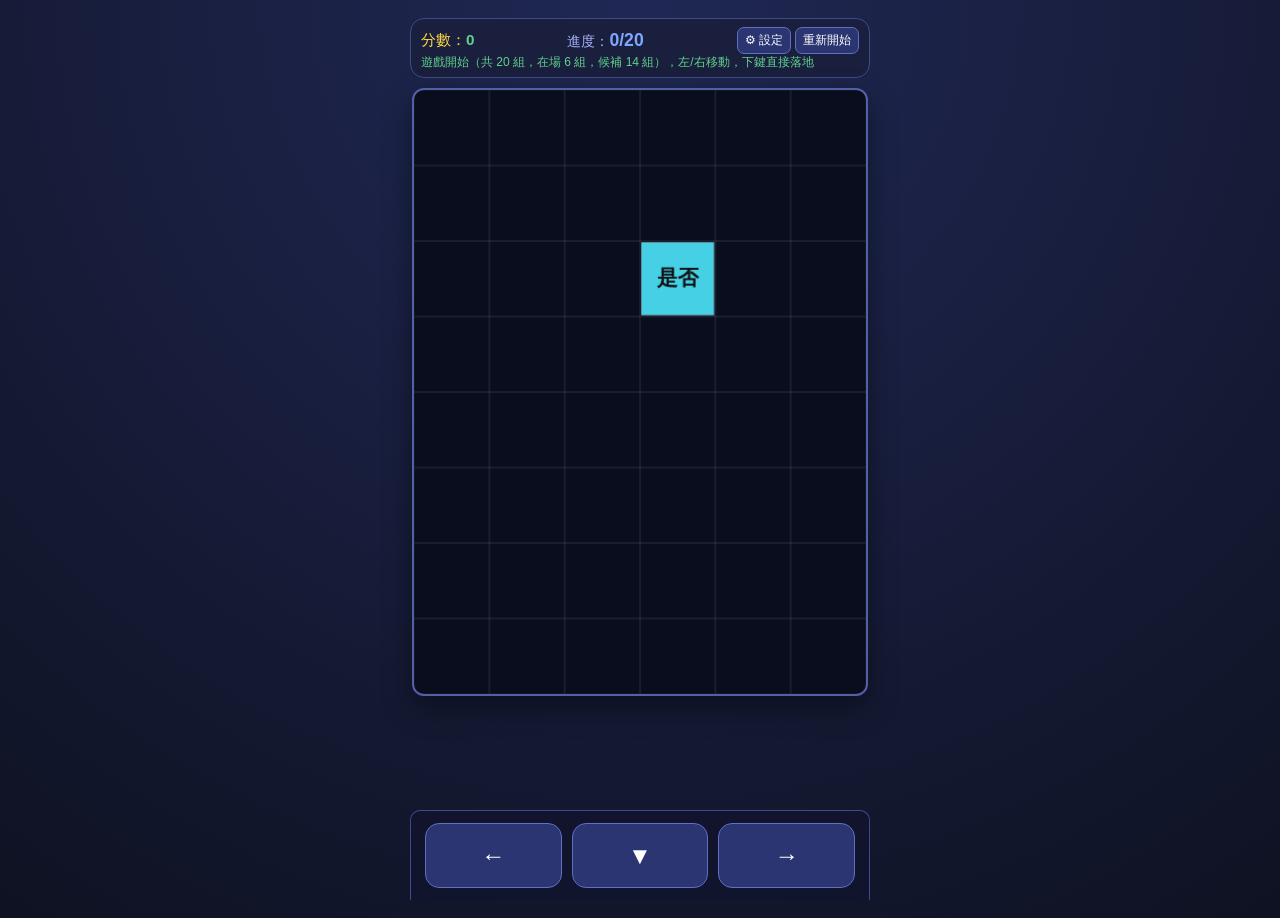
<file: index.html>
<!doctype html>
<html lang="zh-Hant">
  <head>
    <meta charset="UTF-8" />
    <meta
      name="viewport"
      content="width=device-width, initial-scale=1.0, maximum-scale=1.0, user-scalable=no, viewport-fit=cover"
    />
    <meta name="apple-mobile-web-app-capable" content="yes" />
    <meta name="apple-mobile-web-app-status-bar-style" content="black-translucent" />
    <meta name="apple-mobile-web-app-title" content="德文方塊" />
    <meta name="theme-color" content="#0f1222" />
    <title>德文單字俄羅斯方塊</title>
    <link rel="stylesheet" href="./styles.css" />
  </head>
  <body>
    <main class="app">
      <header class="top-info">
        <div class="meta">
          <span class="score-chip">分數：<b id="score">0</b></span>
          <span class="progress-chip">進度：<b id="progress">0/0</b></span>
          <div class="meta-actions">
            <button id="autoBtn" type="button" onclick="toggleAutoMode()">自動</button>
            <a class="btn-link" href="./settings.html">⚙ 設定</a>
            <button id="restartBtn" type="button">重新開始</button>
          </div>
        </div>
        <p id="message" class="message"></p>
        <pre id="debugBox" class="debug-box"></pre>
      </header>

      <section class="board-wrap">
        <canvas id="board"></canvas>
      </section>
    </main>

    <nav class="mobile-controls" aria-label="遊戲控制">
      <button id="leftBtn" type="button" aria-label="向左">←</button>
      <button id="downBtn" type="button" aria-label="直接落地">▼</button>
      <button id="rightBtn" type="button" aria-label="向右">→</button>
    </nav>

    <script src="./data/words.js"></script>
    <script src="./shared.js"></script>
    <script src="./script.js"></script>
  </body>
</html>
</file>
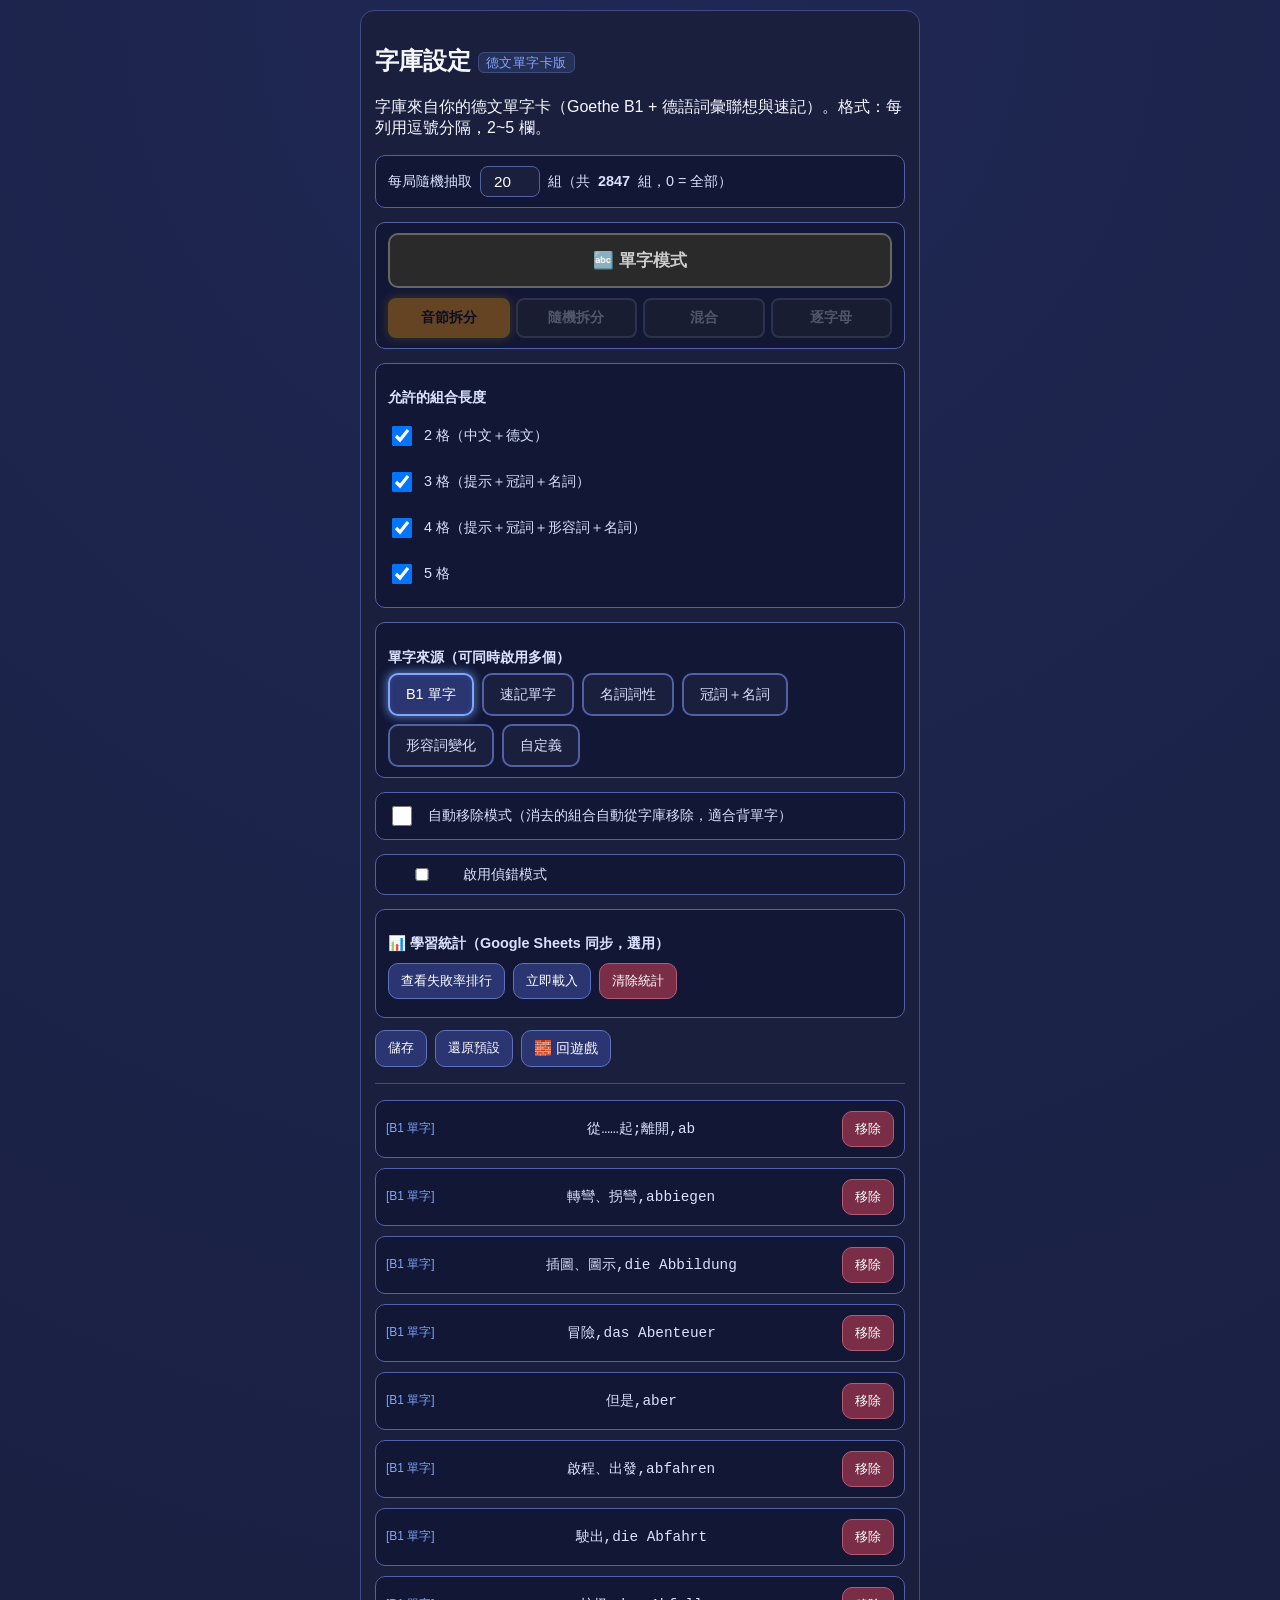
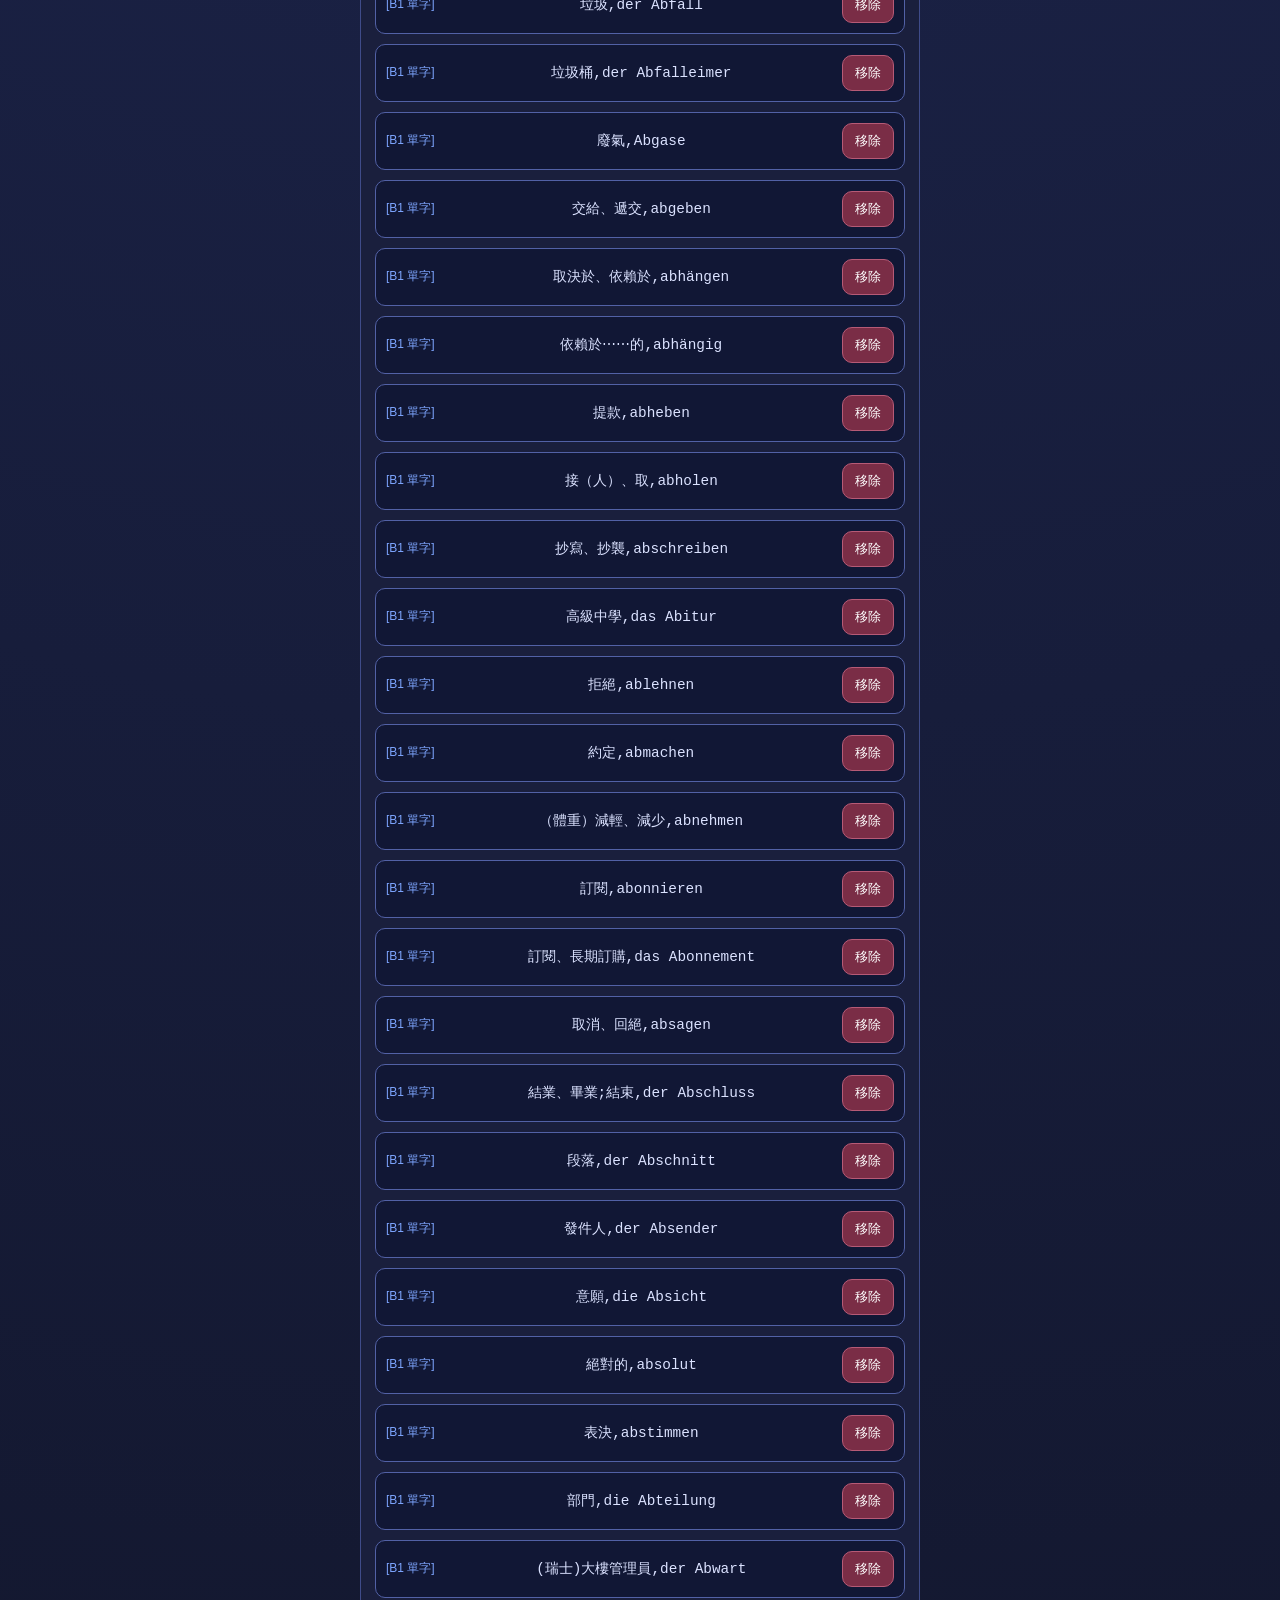
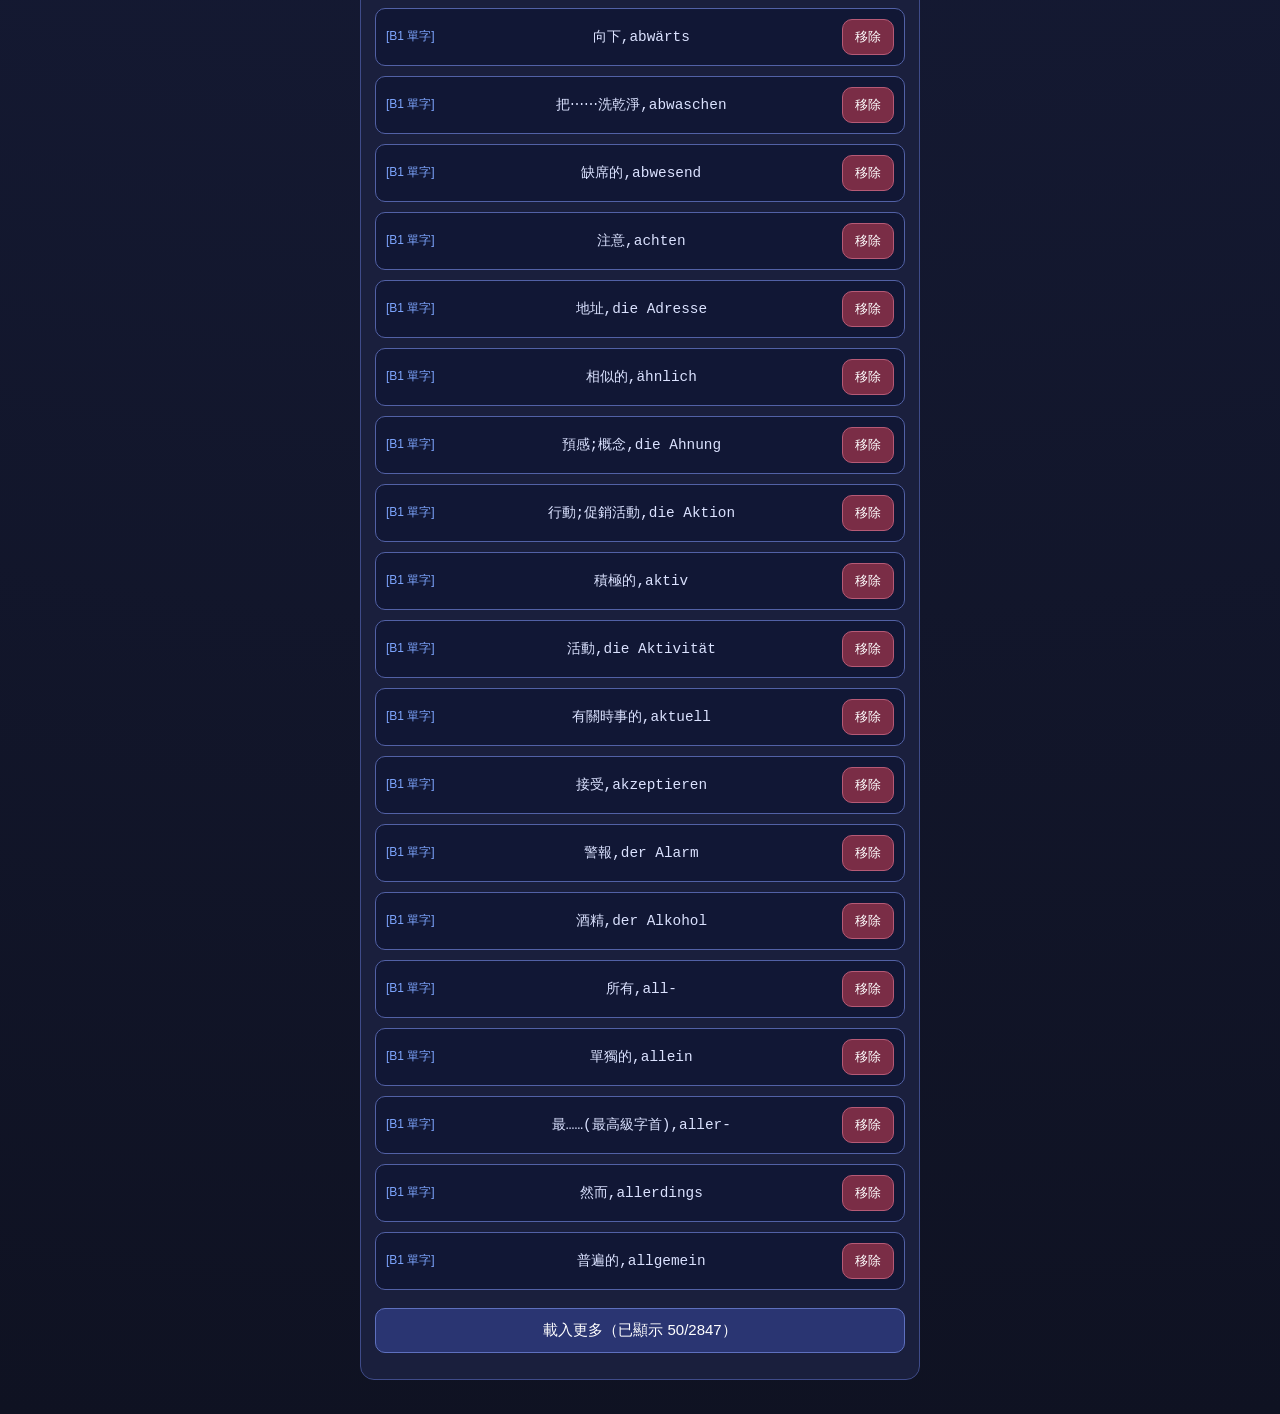
<file: settings.html>
<!doctype html>
<html lang="zh-Hant">
  <head>
    <meta charset="UTF-8" />
    <meta
      name="viewport"
      content="width=device-width, initial-scale=1.0, maximum-scale=1.0, user-scalable=no, viewport-fit=cover"
    />
    <meta name="apple-mobile-web-app-capable" content="yes" />
    <meta name="apple-mobile-web-app-status-bar-style" content="black-translucent" />
    <meta name="theme-color" content="#0f1222" />
    <title>德文方塊：字庫設定</title>
    <link rel="stylesheet" href="./styles.css" />
    <script src="https://accounts.google.com/gsi/client" async defer></script>
  </head>
  <body>
    <main class="settings-page">
      <section class="card">
        <h1>字庫設定 <span class="version-tag">德文單字卡版</span></h1>
        <p>字庫來自你的德文單字卡（Goethe B1 + 德語詞彙聯想與速記）。格式：每列用逗號分隔，2~5 欄。</p>
        <p id="message" class="message"></p>

        <div class="pick-section">
          <label class="pick-label">
            每局隨機抽取
            <input id="pickCount" type="number" min="0" step="1" value="0" />
            組（共 <b id="totalCount">0</b> 組，0 = 全部）
          </label>
        </div>

        <div class="pick-section" style="text-align:center;">
          <button type="button" id="singleWordModeBtn"
            style="width:100%;padding:14px 0;font-size:1.05rem;font-weight:700;
                   border:2px solid #666;border-radius:10px;
                   background:#2a2a2a;color:#ccc;cursor:pointer;
                   transition:background 0.15s,box-shadow 0.2s,color 0.15s,border-color 0.15s,transform 0.1s;">
            🔤 單字模式（拼出德文單字）
          </button>
          <p id="singleWordModeHint" style="margin:6px 0 0;font-size:0.78rem;color:#999;display:none;">
            一次只發一組單字：中文提示塊放最左，德文拆塊依序排右邊，拼對消去後才發下一組。
          </p>
          <div id="letterSubgroupBar" style="display:none;flex-wrap:wrap;gap:5px;margin-top:10px;justify-content:center;"></div>
          <div id="splitModeBar" style="display:flex;gap:6px;margin-top:10px;justify-content:center;">
            <button type="button" class="split-mode-btn" data-split="syllable"
              style="flex:1;padding:9px 0;font-size:0.85rem;font-weight:600;
                     border:2px solid #666;border-radius:8px;
                     background:#2a2a2a;color:#ccc;cursor:pointer;
                     transition:background 0.15s,box-shadow 0.2s,color 0.15s,border-color 0.15s;">
              音節拆分
            </button>
            <button type="button" class="split-mode-btn" data-split="random"
              style="flex:1;padding:9px 0;font-size:0.85rem;font-weight:600;
                     border:2px solid #666;border-radius:8px;
                     background:#2a2a2a;color:#ccc;cursor:pointer;
                     transition:background 0.15s,box-shadow 0.2s,color 0.15s,border-color 0.15s;">
              隨機拆分
            </button>
            <button type="button" class="split-mode-btn" data-split="mixed"
              style="flex:1;padding:9px 0;font-size:0.85rem;font-weight:600;
                     border:2px solid #666;border-radius:8px;
                     background:#2a2a2a;color:#ccc;cursor:pointer;
                     transition:background 0.15s,box-shadow 0.2s,color 0.15s,border-color 0.15s;">
              混合
            </button>
            <button type="button" class="split-mode-btn" data-split="letter"
              style="flex:1;padding:9px 0;font-size:0.85rem;font-weight:600;
                     border:2px solid #666;border-radius:8px;
                     background:#2a2a2a;color:#ccc;cursor:pointer;
                     transition:background 0.15s,box-shadow 0.2s,color 0.15s,border-color 0.15s;">
              逐字母
            </button>
          </div>
        </div>

        <div id="lenSection" class="pick-section">
          <p class="pick-label" style="margin-bottom:6px;font-weight:bold;">允許的組合長度</p>
          <label class="pick-label" style="display:block;padding:10px 0;"><input id="len2Toggle" type="checkbox" checked style="width:20px;height:20px;vertical-align:middle;margin-right:8px;" /> 2 格（中文＋德文）</label>
          <label class="pick-label" style="display:block;padding:10px 0;"><input id="len3Toggle" type="checkbox" checked style="width:20px;height:20px;vertical-align:middle;margin-right:8px;" /> 3 格（提示＋冠詞＋名詞）</label>
          <label class="pick-label" style="display:block;padding:10px 0;"><input id="len4Toggle" type="checkbox" checked style="width:20px;height:20px;vertical-align:middle;margin-right:8px;" /> 4 格（提示＋冠詞＋形容詞＋名詞）</label>
          <label class="pick-label" style="display:block;padding:10px 0;"><input id="len5Toggle" type="checkbox" checked style="width:20px;height:20px;vertical-align:middle;margin-right:8px;" /> 5 格</label>
        </div>

        <div id="sourceSection" class="pick-section">
          <p class="pick-label" style="margin-bottom:6px;font-weight:bold;">單字來源（可同時啟用多個）</p>
          <div id="groupBtnBar" style="display:flex;flex-wrap:wrap;gap:8px;margin-top:4px;">
            <button type="button" class="group-btn" data-group="0">B1 單字</button>
            <button type="button" class="group-btn" data-group="1">速記單字</button>
            <button type="button" class="group-btn" data-group="2">名詞詞性</button>
            <button type="button" class="group-btn" data-group="3">冠詞＋名詞</button>
            <button type="button" class="group-btn" data-group="4">形容詞變化</button>
            <button type="button" class="group-btn" id="customSourceBtn">自定義</button>
          </div>
          <div id="groupCatBars"></div>
        </div>

        <div class="pick-section">
          <label class="pick-label">
            <input id="autoRemoveToggle" type="checkbox" style="width:20px;height:20px;vertical-align:middle;margin-right:8px;" />
            自動移除模式（消去的組合自動從字庫移除，適合背單字）
          </label>
        </div>

        <div class="pick-section" style="display:none;">
          <label class="pick-label">
            <input id="battleModeToggle" type="checkbox" />
            ⚔️ 勇者戰鬥模式
          </label>
        </div>

        <div class="pick-section">
          <label class="pick-label">
            <input id="debugToggle" type="checkbox" />
            啟用偵錯模式
          </label>
          <div id="debugPoolStatus" style="display:none;margin-top:8px;padding:8px 12px;background:#1a1a2e;border:1px solid #444;border-radius:6px;font-size:0.8rem;color:#aaa;font-family:monospace;"></div>
        </div>

        <div class="pick-section">
          <p class="pick-label" style="margin-bottom:6px;font-weight:bold;">📊 學習統計（Google Sheets 同步，選用）</p>
          <div id="googleAuthArea" style="margin-bottom:10px;">
            <div id="googleSignInBtn"></div>
            <div id="googleUserInfo" style="display:none;align-items:center;gap:10px;padding:8px 12px;background:#e8f5e9;border-radius:8px;">
              <img id="googleUserAvatar" alt="" style="width:28px;height:28px;border-radius:50%;" />
              <span id="googleUserName" style="font-size:14px;font-weight:500;color:#222;"></span>
              <button id="googleSignOutBtn" type="button" style="margin-left:auto;font-size:12px;padding:4px 10px;">登出</button>
            </div>
          </div>
          <div style="display:flex;gap:8px;flex-wrap:wrap;margin-bottom:8px;">
            <button id="viewStatsBtn" type="button">查看失敗率排行</button>
            <button id="loadFailedBtn" type="button">立即載入</button>
            <button id="clearStatsBtn" type="button" class="danger">清除統計</button>
          </div>
          <div id="statsDisplay" style="display:none;margin-top:8px;max-height:300px;overflow-y:auto;font-size:13px;background:#f9f9f9;border-radius:8px;padding:10px;color:#222;"></div>
          <div id="failedWordsArea" style="display:none;margin-top:12px;"></div>
        </div>

        <div class="actions">
          <button id="saveBtn" type="button">儲存</button>
          <button id="resetBtn" type="button">還原預設</button>
          <a class="btn-link" href="./index.html">🧱 回遊戲</a>
        </div>

        <hr style="margin:16px 0;border:none;border-top:1px solid #3f4b89;" />

        <div id="customInputArea" class="input-group" style="display:none;">
          <input
            id="newRowInput"
            type="text"
            placeholder="輸入新列，例如：蘋果,der Apfel"
          />
          <button id="addBtn" type="button">新增</button>
        </div>

        <div id="rowList" class="row-list"></div>
      </section>
    </main>

    <script src="./data/words.js"></script>
    <script src="./shared.js"></script>
    <script src="./settings.js"></script>
  </body>
</html>
</file>
<file: styles.css>
:root {
  --bg: #0f1222;
  --card: #1a1f3d;
  --text: #f5f7ff;
  --ok: #5fd18d;
  --warn: #f7b955;
  --panel-border: #3f4b89;
  --control-h: 90px;
}

* {
  box-sizing: border-box;
  -webkit-tap-highlight-color: transparent;
}

html {
  touch-action: pan-y;
  -ms-touch-action: pan-y;
}

body {
  touch-action: pan-y;
  -ms-touch-action: pan-y;
  overscroll-behavior: none;
  -webkit-text-size-adjust: 100%;
}

body {
  margin: 0;
  min-height: 100vh;
  font-family:
    "Noto Sans TC",
    -apple-system,
    BlinkMacSystemFont,
    "Segoe UI",
    sans-serif;
  background: radial-gradient(circle at top, #1f2854, var(--bg));
  color: var(--text);
}

.app {
  width: min(96vw, 460px);
  margin: calc(8px + env(safe-area-inset-top, 0px)) auto 0;
  padding-bottom: calc(var(--control-h) + env(safe-area-inset-bottom, 0px) + 12px);
}

.top-info {
  background: var(--card);
  border: 1px solid var(--panel-border);
  border-radius: 14px;
  padding: 8px 10px;
  margin-bottom: 10px;
}

.meta {
  display: flex;
  justify-content: space-between;
  align-items: center;
  gap: 8px;
}

.meta-actions {
  display: flex;
  gap: 4px;
}

.meta-actions button,
.meta-actions .btn-link {
  padding: 4px 7px;
  font-size: 0.75rem;
  border-radius: 7px;
}

#autoBtn {
  display: none;
  min-width: 40px;
  touch-action: manipulation;
}

#autoBtn.active {
  background: #b65a20;
  border-color: #e47c3a;
}


.score-chip {
  font-size: 0.95rem;
  color: #ffda44;
}

.score-chip b {
  color: #5fd18d;
}

.progress-chip {
  font-size: 0.85rem;
  color: #a5b4fc;
}

.progress-chip b {
  color: #7ea6ff;
  font-size: 1.1rem;
}

button {
  border: 1px solid #5e70bf;
  background: #2a3572;
  color: #fff;
  padding: 8px 12px;
  border-radius: 10px;
  cursor: pointer;
  touch-action: none;
  -webkit-user-select: none;
  user-select: none;
}

.btn-link {
  display: inline-flex;
  align-items: center;
  border: 1px solid #5e70bf;
  background: #2a3572;
  color: #fff;
  padding: 8px 12px;
  border-radius: 10px;
  text-decoration: none;
  font-size: 0.9rem;
  touch-action: none;
  -webkit-user-select: none;
  user-select: none;
}

.message {
  margin: 1px 0 0;
  min-height: 1em;
  font-size: 0.75rem;
  color: var(--warn);
  line-height: 1.2;
}

.message:empty {
  display: none;
}

.message.ok {
  color: var(--ok);
}

.debug-box {
  display: none;
  margin: 4px 0 0;
  padding: 6px 8px;
  border: 1px solid rgba(126, 166, 255, 0.25);
  border-radius: 8px;
  background: rgba(15, 18, 34, 0.7);
  color: #d6e2ff;
  font-family: "SF Mono", "Menlo", "Monaco", "Consolas", monospace;
  font-size: 0.58rem;
  line-height: 1.2;
  white-space: pre;
  max-height: 240px;
  overflow: auto;
}

.debug-box.show {
  display: block;
}

.board-wrap {
  display: flex;
  justify-content: center;
}

#board {
  width: 100%;
  max-width: 100%;
  border: 2px solid #5261a6;
  border-radius: 12px;
  background: #0a0d1d;
  box-shadow: 0 12px 30px rgb(0 0 0 / 40%);
  touch-action: none;
  -webkit-user-select: none;
  user-select: none;
}

.mobile-controls {
  touch-action: none;
  -webkit-user-select: none;
  user-select: none;
}

.mobile-controls {
  position: fixed;
  left: 0;
  right: 0;
  bottom: 0;
  height: calc(var(--control-h) + env(safe-area-inset-bottom, 0px));
  background: rgb(17 21 45 / 95%);
  border-top: 1px solid var(--panel-border);
  display: grid;
  grid-template-columns: 1fr 1fr 1fr;
  gap: 10px;
  padding: 12px 14px calc(12px + env(safe-area-inset-bottom, 0px));
}

.mobile-controls button {
  font-size: 1.5rem;
  font-weight: 700;
  border-radius: 14px;
}

.mobile-controls button:active {
  transform: scale(0.95);
  filter: brightness(1.25);
}

.settings-page {
  width: min(96vw, 560px);
  margin: calc(10px + env(safe-area-inset-top, 0px)) auto 14px;
  padding-bottom: calc(20px + env(safe-area-inset-bottom, 0px));
}

.card {
  background: var(--card);
  border: 1px solid var(--panel-border);
  border-radius: 14px;
  padding: 14px;
}

.version-tag {
  font-size: 0.55em;
  font-weight: 400;
  color: #7ea6ff;
  background: rgba(126, 166, 255, 0.12);
  border: 1px solid rgba(126, 166, 255, 0.25);
  border-radius: 6px;
  padding: 2px 7px;
  vertical-align: middle;
  letter-spacing: 0.5px;
}

.row-list {
  display: grid;
  gap: 10px;
  margin: 12px 0;
}

.row-item {
  display: flex;
  justify-content: space-between;
  align-items: center;
  gap: 10px;
  padding: 10px;
  border: 1px solid #5261a6;
  border-radius: 10px;
  background: #111735;
}

.row-item code {
  color: #dbe2ff;
  font-size: 0.9rem;
}

.pick-section {
  margin: 14px 0 4px;
  padding: 10px 12px;
  border: 1px solid #5261a6;
  border-radius: 10px;
  background: #111735;
}

.pick-label {
  display: flex;
  align-items: center;
  gap: 8px;
  font-size: 0.9rem;
  color: #dbe2ff;
  flex-wrap: wrap;
}

.pick-label input {
  width: 60px;
  border: 1px solid #5261a6;
  background: #1a1f3d;
  color: #fff;
  border-radius: 8px;
  padding: 6px 8px;
  text-align: center;
  font-size: 0.95rem;
}

.danger {
  border-color: #b65a76;
  background: #7a2d46;
}

.input-group {
  display: grid;
  grid-template-columns: 1fr auto;
  gap: 8px;
}

.input-group input {
  border: 1px solid #5261a6;
  background: #111735;
  color: #fff;
  border-radius: 10px;
  padding: 10px;
}

.actions {
  display: flex;
  gap: 8px;
  margin-top: 12px;
}

/* 群組按鈕 */
.group-btn {
  padding: 10px 16px;
  font-size: 0.9rem;
  border: 2px solid #5261a6;
  border-radius: 10px;
  background: #1a1f3d;
  color: #dbe2ff;
  cursor: pointer;
  transition: border-color 0.2s, box-shadow 0.2s;
}

.group-btn.active {
  border-color: #7ea6ff;
  box-shadow: 0 0 8px 2px rgba(126, 166, 255, 0.55), inset 0 0 6px rgba(126, 166, 255, 0.15);
  color: #fff;
  background: #2a3572;
}

/* 單字模式按鈕按壓效果 */
#singleWordModeBtn:active {
  transform: scale(0.96);
  filter: brightness(0.85);
}

/* 拆分模式按鈕 */
.split-mode-btn:active {
  transform: scale(0.96);
  filter: brightness(0.85);
}
.split-mode-btn.active {
  background: #ff9800 !important;
  color: #000 !important;
  border-color: #e6a800 !important;
  box-shadow: 0 0 8px 2px rgba(255, 152, 0, 0.45);
}

/* 自訂單字區域被停用 */
.custom-words-disabled {
  opacity: 0.35;
  pointer-events: none;
}

@media (min-width: 700px) {
  .app {
    margin-top: 18px;
  }

  .mobile-controls {
    max-width: 460px;
    margin: 0 auto;
    left: 50%;
    right: auto;
    width: 460px;
    transform: translateX(-50%);
    border-left: 1px solid var(--panel-border);
    border-right: 1px solid var(--panel-border);
    border-top-left-radius: 10px;
    border-top-right-radius: 10px;
  }
}
</file>
